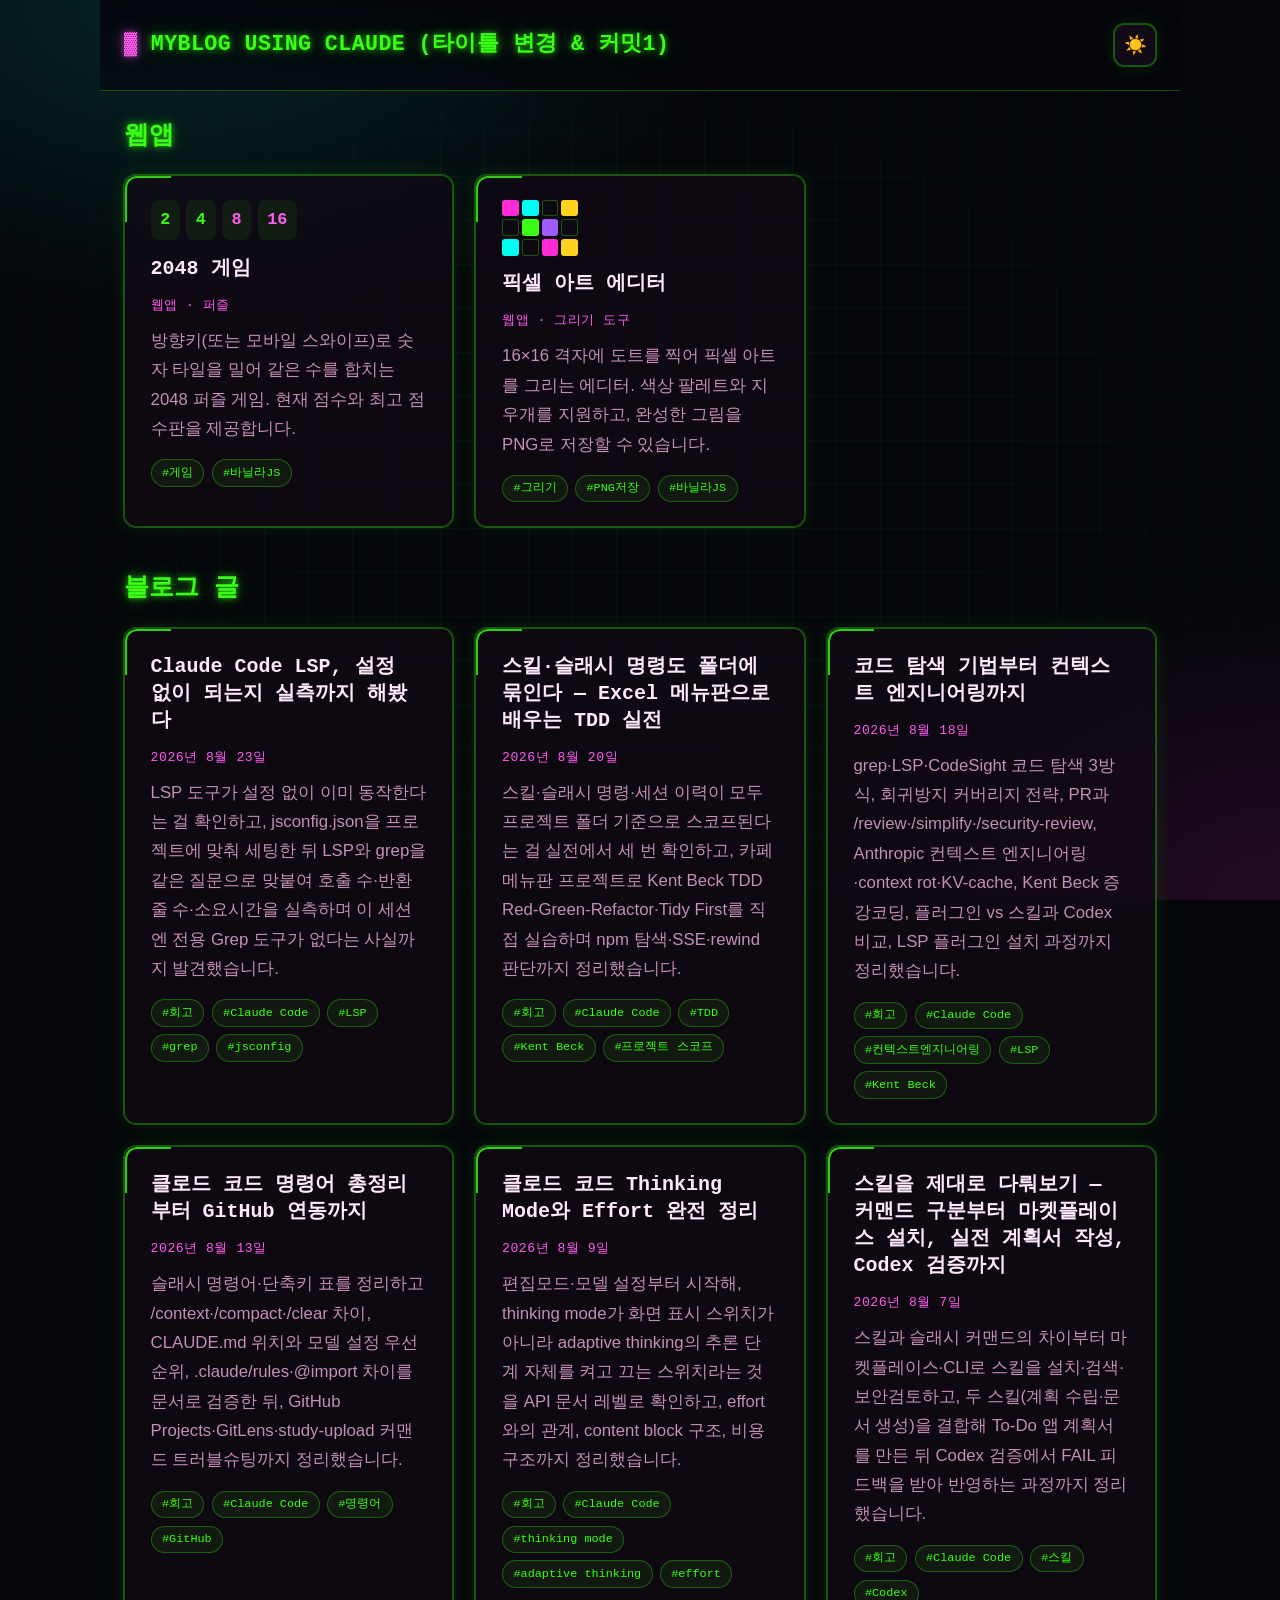
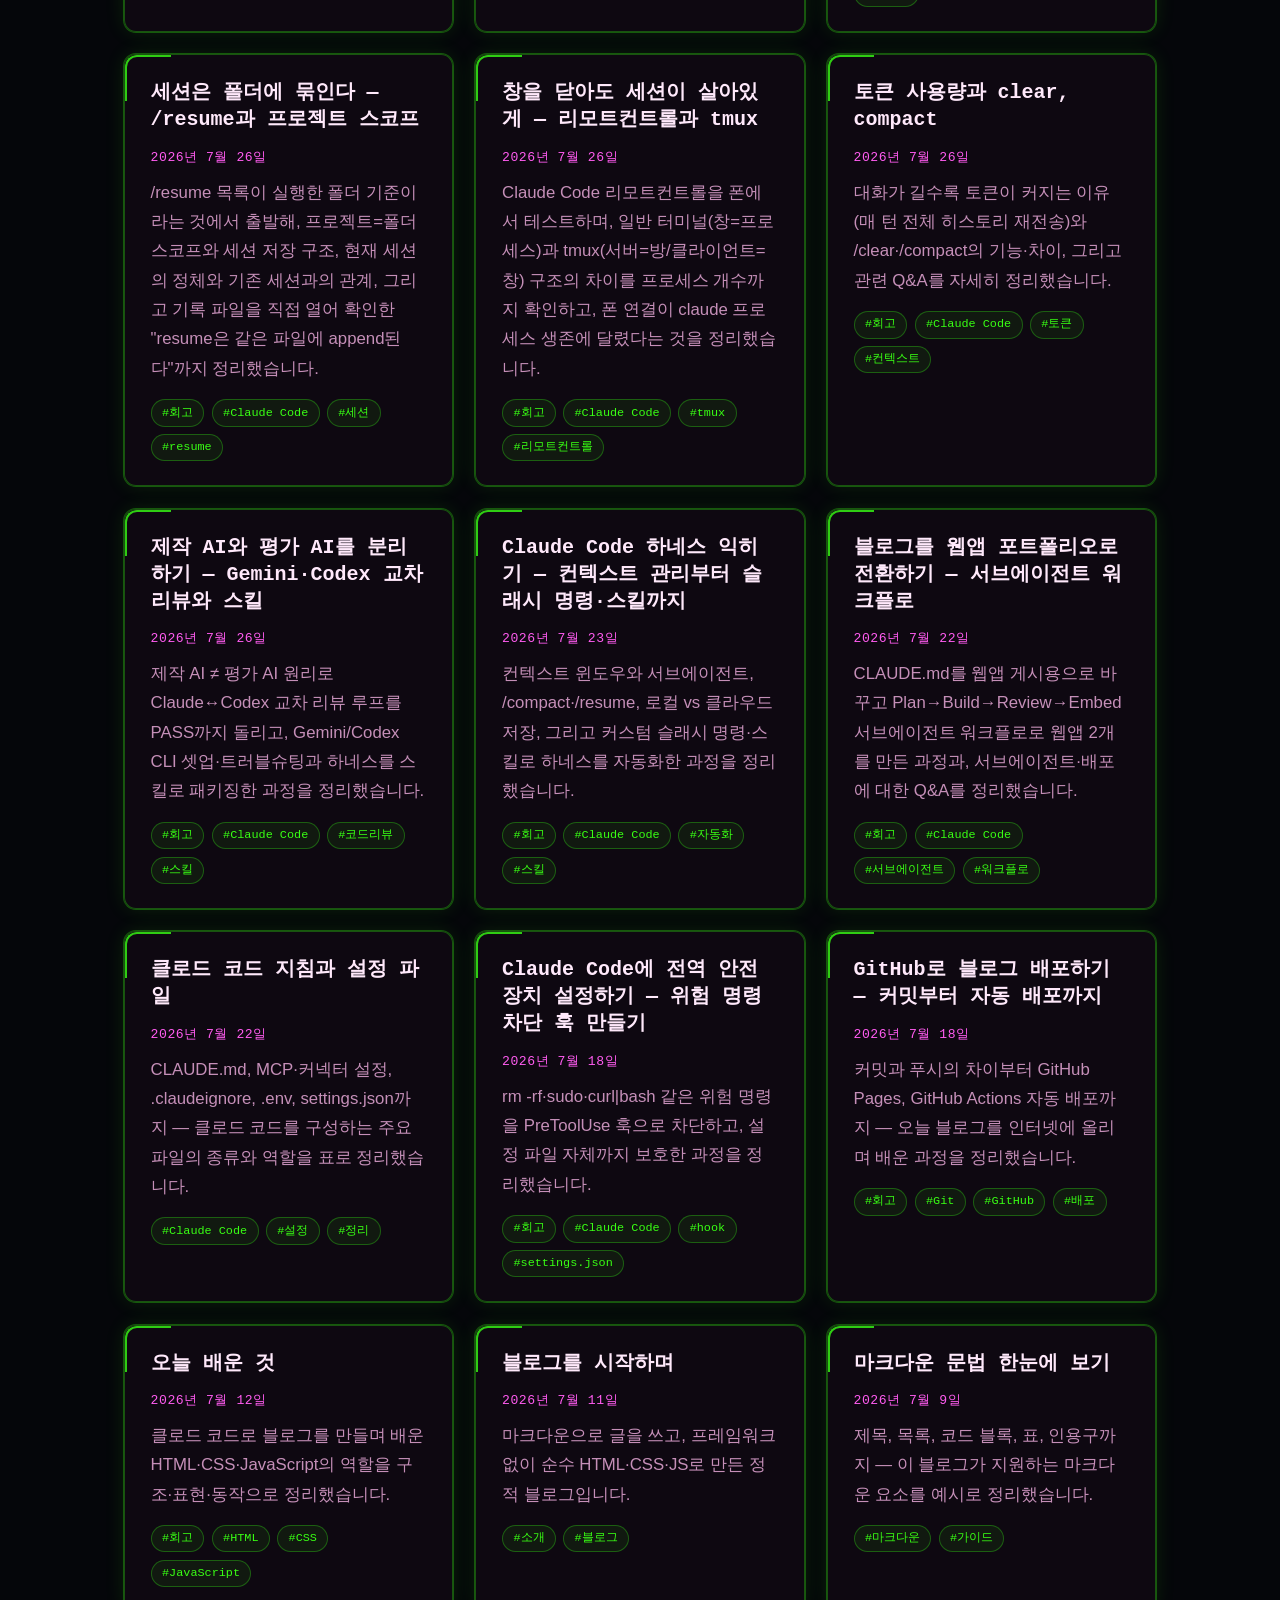
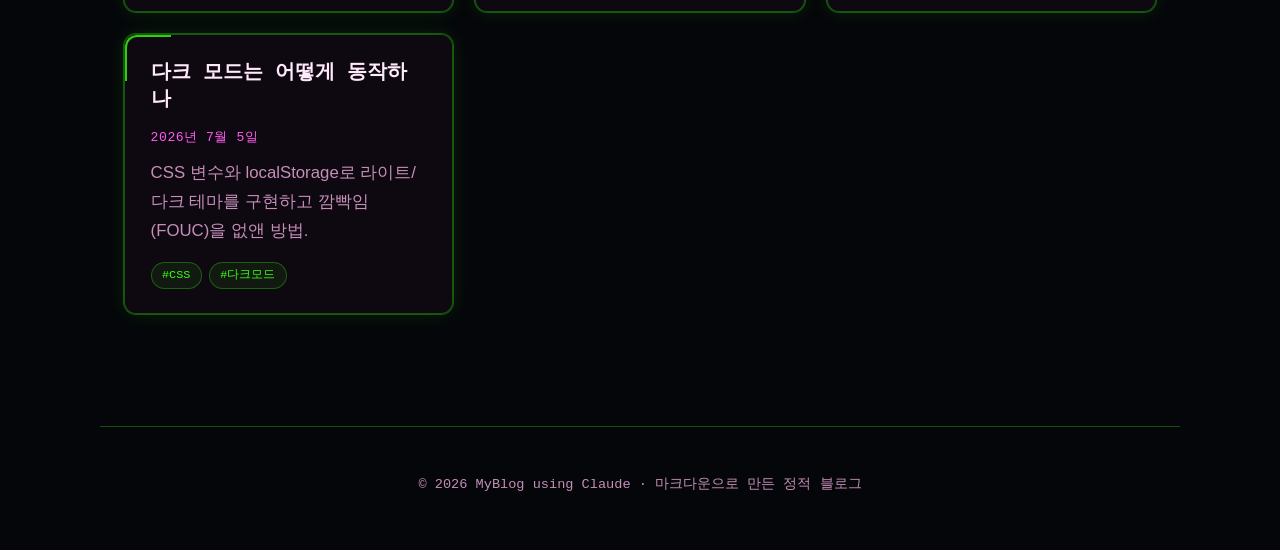
<file: index.html>
<!DOCTYPE html>
<html lang="ko">
  <head>
    <meta charset="UTF-8" />
    <meta name="viewport" content="width=device-width, initial-scale=1.0" />
    <title>MyBlog using Claude</title>
    <meta name="description" content="마크다운으로 쓰는 정적 블로그" />

    <!-- FOUC 방지: 저장된 테마를 첫 페인트 전에 적용 -->
    <script>
      (function () {
        try {
          var saved = localStorage.getItem("theme");
          var theme =
            saved ||
            (window.matchMedia &&
            window.matchMedia("(prefers-color-scheme: dark)").matches
              ? "dark"
              : "light");
          document.documentElement.setAttribute("data-theme", theme);
        } catch (e) {}
      })();
    </script>

    <link rel="stylesheet" href="css/style.css" />
  </head>
  <body>
    <header class="site-header">
      <h1 class="site-title">
        <a href="index.html">MyBlog using Claude (타이틀 변경 &amp; 커밋1)</a>
      </h1>
      <button
        type="button"
        class="theme-toggle"
        aria-label="테마 전환"
        title="테마 전환"
      >
        <span class="icon-light" aria-hidden="true">🌙</span>
        <span class="icon-dark" aria-hidden="true">☀️</span>
      </button>
    </header>

    <main class="site-main">
      <section class="apps-section">
        <h2
          style="
            font-family: var(--font-display);
            color: var(--accent);
            text-shadow: var(--glow-accent);
            margin: 0 0 1rem;
          "
        >
          웹앱
        </h2>
        <ul class="post-list">
          <li class="post-card">
            <div
              aria-hidden="true"
              style="display: flex; gap: 0.4rem; margin-bottom: 0.9rem"
            >
              <span
                style="
                  font-family: var(--font-display);
                  font-weight: 700;
                  padding: 0.35rem 0.6rem;
                  border-radius: 8px;
                  background: var(--code-bg);
                  color: var(--accent);
                "
                >2</span
              >
              <span
                style="
                  font-family: var(--font-display);
                  font-weight: 700;
                  padding: 0.35rem 0.6rem;
                  border-radius: 8px;
                  background: var(--code-bg);
                  color: var(--accent);
                "
                >4</span
              >
              <span
                style="
                  font-family: var(--font-display);
                  font-weight: 700;
                  padding: 0.35rem 0.6rem;
                  border-radius: 8px;
                  background: var(--code-bg);
                  color: var(--accent-2);
                "
                >8</span
              >
              <span
                style="
                  font-family: var(--font-display);
                  font-weight: 700;
                  padding: 0.35rem 0.6rem;
                  border-radius: 8px;
                  background: var(--code-bg);
                  color: var(--accent-2);
                "
                >16</span
              >
            </div>
            <h2><a href="apps/2048/index.html">2048 게임</a></h2>
            <p class="post-meta">웹앱 · 퍼즐</p>
            <p class="post-summary">
              방향키(또는 모바일 스와이프)로 숫자 타일을 밀어 같은 수를 합치는
              2048 퍼즐 게임. 현재 점수와 최고 점수판을 제공합니다.
            </p>
            <ul class="tags">
              <li class="tag">#게임</li>
              <li class="tag">#바닐라JS</li>
            </ul>
          </li>
          <li class="post-card">
            <div
              aria-hidden="true"
              style="
                display: grid;
                grid-template-columns: repeat(4, 1fr);
                gap: 3px;
                width: 76px;
                margin-bottom: 0.9rem;
              "
            >
              <span style="aspect-ratio: 1; border-radius: 3px; background: #ff2bd6"></span>
              <span style="aspect-ratio: 1; border-radius: 3px; background: #00fff0"></span>
              <span style="aspect-ratio: 1; border-radius: 3px; background: transparent; box-shadow: inset 0 0 0 1px var(--border)"></span>
              <span style="aspect-ratio: 1; border-radius: 3px; background: #ffd21f"></span>
              <span style="aspect-ratio: 1; border-radius: 3px; background: transparent; box-shadow: inset 0 0 0 1px var(--border)"></span>
              <span style="aspect-ratio: 1; border-radius: 3px; background: #39ff14"></span>
              <span style="aspect-ratio: 1; border-radius: 3px; background: #9d5cff"></span>
              <span style="aspect-ratio: 1; border-radius: 3px; background: transparent; box-shadow: inset 0 0 0 1px var(--border)"></span>
              <span style="aspect-ratio: 1; border-radius: 3px; background: #00fff0"></span>
              <span style="aspect-ratio: 1; border-radius: 3px; background: transparent; box-shadow: inset 0 0 0 1px var(--border)"></span>
              <span style="aspect-ratio: 1; border-radius: 3px; background: #ff2bd6"></span>
              <span style="aspect-ratio: 1; border-radius: 3px; background: #ffd21f"></span>
            </div>
            <h2><a href="apps/pixel-art/index.html">픽셀 아트 에디터</a></h2>
            <p class="post-meta">웹앱 · 그리기 도구</p>
            <p class="post-summary">
              16×16 격자에 도트를 찍어 픽셀 아트를 그리는 에디터. 색상 팔레트와
              지우개를 지원하고, 완성한 그림을 PNG로 저장할 수 있습니다.
            </p>
            <ul class="tags">
              <li class="tag">#그리기</li>
              <li class="tag">#PNG저장</li>
              <li class="tag">#바닐라JS</li>
            </ul>
          </li>
        </ul>
      </section>

      <section class="posts-section">
        <h2
          style="
            font-family: var(--font-display);
            color: var(--accent);
            text-shadow: var(--glow-accent);
            margin: 2.5rem 0 1rem;
          "
        >
          블로그 글
        </h2>
        <p id="list-status" class="status">글 목록을 불러오는 중…</p>
        <ul id="post-list" class="post-list"></ul>
      </section>
    </main>

    <footer class="site-footer">
      <p>© 2026 MyBlog using Claude · 마크다운으로 만든 정적 블로그</p>
    </footer>

    <script src="js/theme.js"></script>
    <script src="js/main.js"></script>
  </body>
</html>
</file>
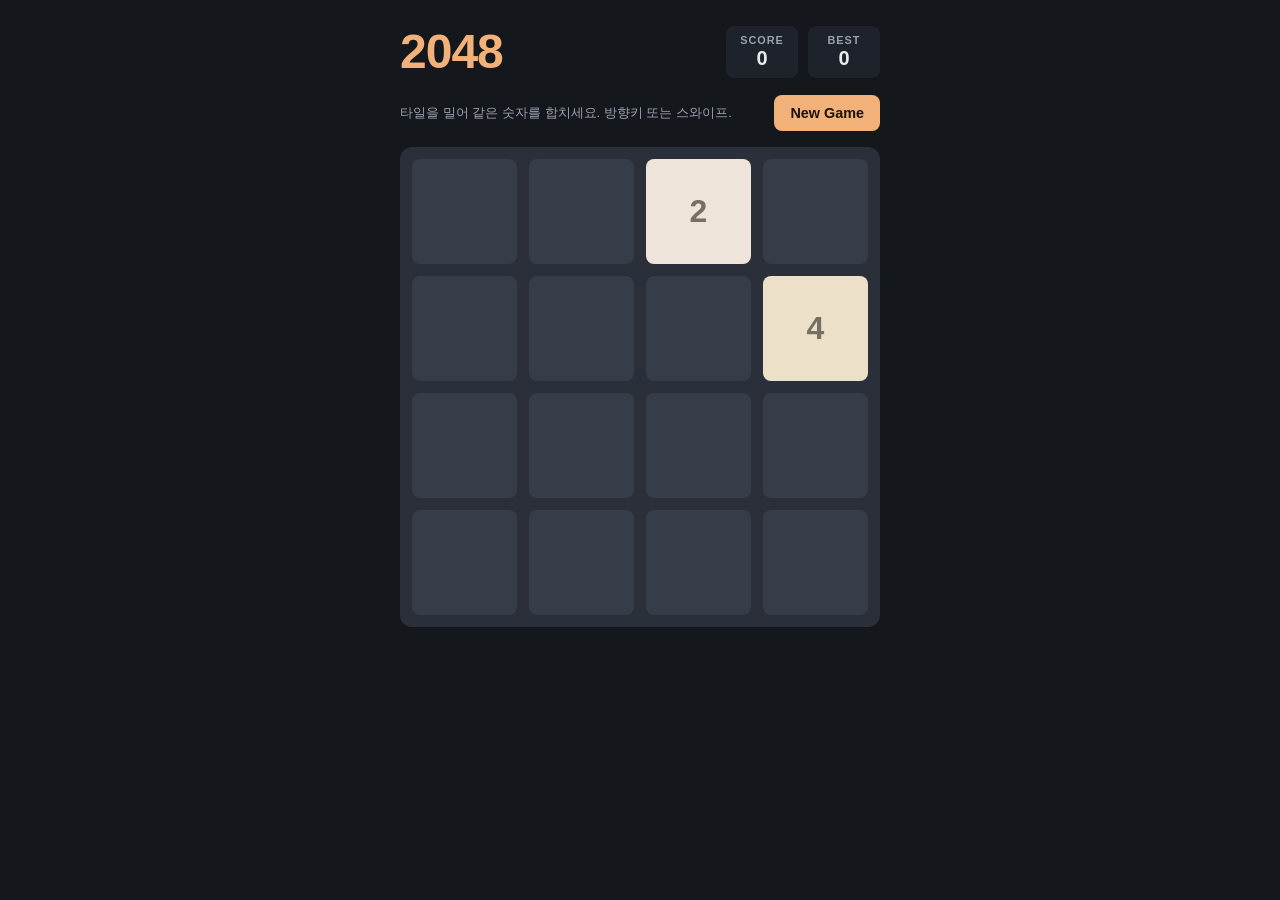
<file: apps/2048/index.html>
<!DOCTYPE html>
<html lang="ko">
<head>
  <meta charset="UTF-8">
  <meta name="viewport" content="width=device-width, initial-scale=1.0, maximum-scale=1.0, user-scalable=no">
  <title>2048</title>
  <link rel="stylesheet" href="style.css">
</head>
<body>
  <main class="app">
    <header class="topbar">
      <h1 class="title">2048</h1>
      <div class="scores">
        <div class="score-box">
          <span class="score-label">SCORE</span>
          <span class="score-value" id="score">0</span>
        </div>
        <div class="score-box">
          <span class="score-label">BEST</span>
          <span class="score-value" id="best">0</span>
        </div>
      </div>
    </header>

    <div class="subbar">
      <p class="hint">타일을 밀어 같은 숫자를 합치세요. 방향키 또는 스와이프.</p>
      <button type="button" class="new-game" id="new-game">New Game</button>
    </div>

    <div class="board-wrap">
      <div class="board" id="board">
        <div class="grid-bg" id="grid-bg" aria-hidden="true"></div>
        <div class="tiles" id="tiles"></div>
        <div class="overlay" id="overlay" hidden>
          <p class="overlay-msg" id="overlay-msg"></p>
          <div class="overlay-actions" id="overlay-actions"></div>
        </div>
      </div>
    </div>
  </main>

  <script src="game.js"></script>
</body>
</html>
</file>
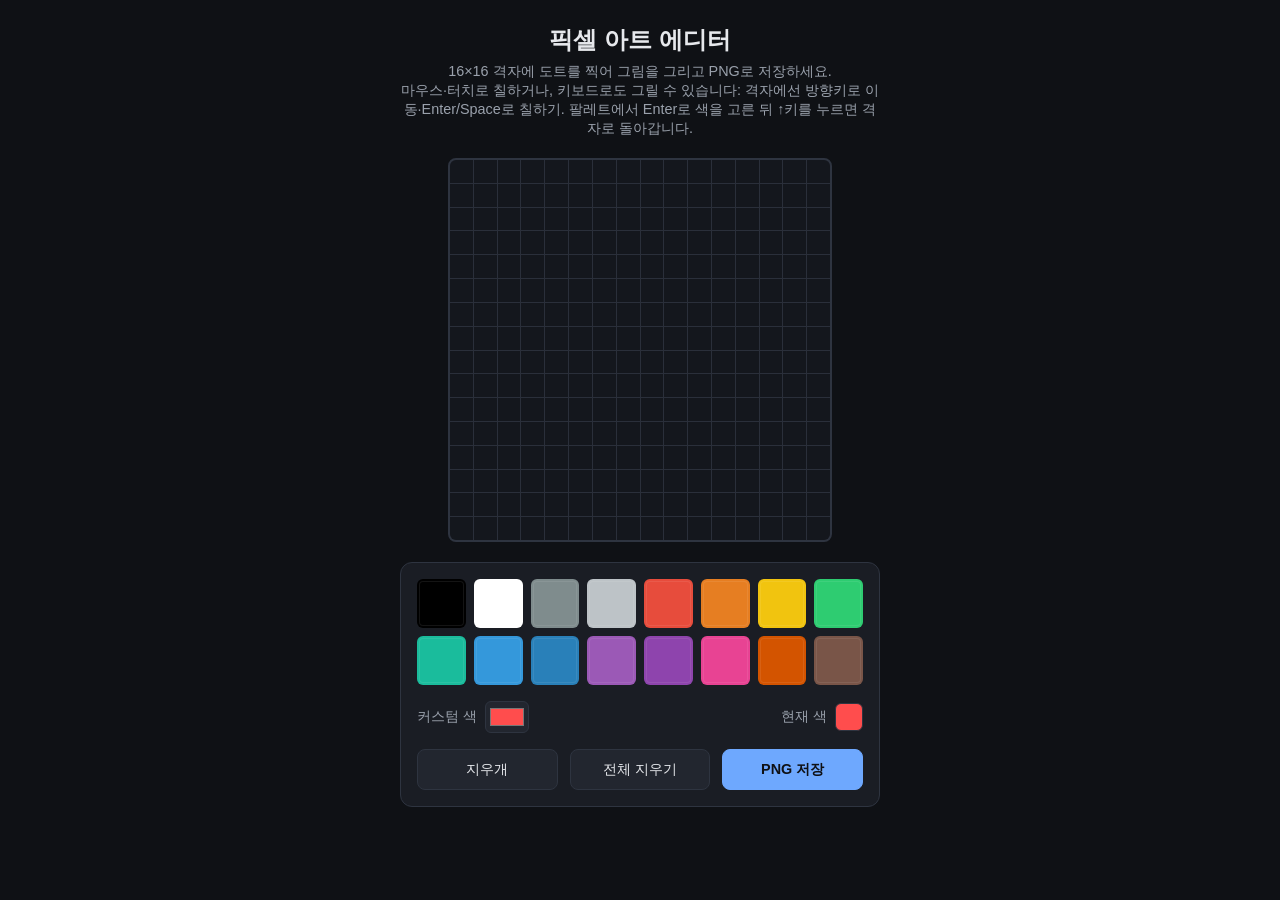
<file: apps/pixel-art/index.html>
<!DOCTYPE html>
<html lang="ko">
<head>
  <meta charset="UTF-8">
  <meta name="viewport" content="width=device-width, initial-scale=1.0, maximum-scale=1.0, user-scalable=no">
  <title>픽셀 아트 에디터</title>
  <link rel="stylesheet" href="style.css">
</head>
<body>
  <main class="app">
    <header class="app__header">
      <h1 class="app__title">픽셀 아트 에디터</h1>
      <p class="app__subtitle">16×16 격자에 도트를 찍어 그림을 그리고 PNG로 저장하세요.</p>
      <p class="app__subtitle">마우스·터치로 칠하거나, 키보드로도 그릴 수 있습니다: 격자에선 방향키로 이동·Enter/Space로 칠하기. 팔레트에서 Enter로 색을 고른 뒤 ↑키를 누르면 격자로 돌아갑니다.</p>
    </header>

    <section class="board" aria-label="그리기 영역">
      <div id="grid" class="grid" role="grid" aria-label="16 x 16 픽셀 격자"></div>
    </section>

    <section class="controls" aria-label="도구 및 팔레트">
      <div class="palette" id="palette" role="group" aria-label="색상 팔레트"></div>

      <div class="row">
        <label class="control control--color">
          <span>커스텀 색</span>
          <input type="color" id="colorPicker" value="#ff4d4d" aria-label="커스텀 색 선택">
        </label>
        <div class="current" aria-live="polite">
          <span>현재 색</span>
          <span class="current__swatch" id="currentSwatch" aria-hidden="true"></span>
          <span class="sr-only" id="currentColorText"></span>
        </div>
      </div>

      <div class="row row--tools">
        <button type="button" class="btn" id="eraserBtn" aria-pressed="false">지우개</button>
        <button type="button" class="btn" id="clearBtn">전체 지우기</button>
        <button type="button" class="btn btn--primary" id="saveBtn">PNG 저장</button>
      </div>
    </section>
  </main>

  <canvas id="exportCanvas" width="320" height="320" class="offscreen" aria-hidden="true"></canvas>

  <script src="app.js"></script>
</body>
</html>
</file>
<file: css/style.css>
/* =========================================================
   MyBlog using Claude — NEON 테마
   블랙 배경 + 네온 글자. 색은 CSS 변수로 정의하고 재사용.
   HTML/JS 의 클래스·ID 구조는 그대로 두고 스타일만 재구성.
   ========================================================= */

/* ---------- 기본(다크): 가을 앰버/러스트 ---------- */
:root,
:root[data-theme="dark"] {
  --bg: #16130d;
  --bg-2: #221d12;
  --surface: rgba(30, 20, 12, 0.72);
  --surface-solid: #1e140c;
  --text: #ffe9d1;
  --text-muted: #c9a687;
  --border: rgba(255, 157, 61, 0.28);

  --neon-1: #ff9d3d; /* 앰버 */
  --neon-2: #e2543d; /* 러스트 */
  --neon-3: #ffcc55; /* 골든옐로 */

  --accent: var(--neon-1);
  --accent-2: var(--neon-2);

  --code-bg: rgba(255, 157, 61, 0.06);
  --code-text: #ffb870;
  --quote-bar: var(--neon-2);

  --glow-accent: 0 0 6px rgba(255, 157, 61, 0.7), 0 0 18px rgba(255, 157, 61, 0.35);
  --glow-accent-2: 0 0 6px rgba(226, 84, 61, 0.7), 0 0 18px rgba(226, 84, 61, 0.35);
  --card-glow: 0 0 0 1px var(--border), 0 0 20px rgba(255, 157, 61, 0.12);
  --card-glow-hover: 0 0 0 1px var(--neon-1),
    0 0 28px rgba(255, 157, 61, 0.35), 0 0 60px rgba(226, 84, 61, 0.15);

  --content-width: 1080px;
  --read-width: 720px;
  --radius: 12px;

  --font-body: "Noto Sans KR", -apple-system, BlinkMacSystemFont, "Segoe UI",
    Roboto, sans-serif;
  --font-display: "SF Mono", "JetBrains Mono", "Fira Code", Menlo, Consolas,
    monospace;
  --line-height: 1.75;
}

/* ---------- 대체(light 토글): 핑크/그린 네온, 여전히 블랙 배경 ---------- */
:root[data-theme="light"] {
  --bg: #05060a;
  --bg-2: #0a0710;
  --surface: rgba(18, 10, 22, 0.72);
  --surface-solid: #120a16;
  --text: #ffe9fb;
  --text-muted: #c58fb8;
  --border: rgba(57, 255, 20, 0.3);

  --neon-1: #39ff14; /* 그린 */
  --neon-2: #ff5cf0; /* 핑크 */
  --neon-3: #ffd21f; /* 옐로 */

  --accent: var(--neon-1);
  --accent-2: var(--neon-2);

  --code-bg: rgba(57, 255, 20, 0.07);
  --code-text: #8dff6b;
  --quote-bar: var(--neon-2);

  --glow-accent: 0 0 6px rgba(57, 255, 20, 0.7), 0 0 18px rgba(57, 255, 20, 0.35);
  --glow-accent-2: 0 0 6px rgba(255, 92, 240, 0.7),
    0 0 18px rgba(255, 92, 240, 0.35);
  --card-glow: 0 0 0 1px var(--border), 0 0 20px rgba(57, 255, 20, 0.12);
  --card-glow-hover: 0 0 0 1px var(--neon-1),
    0 0 28px rgba(57, 255, 20, 0.35), 0 0 60px rgba(255, 92, 240, 0.15);
}

/* ---------- 리셋 ---------- */
*,
*::before,
*::after {
  box-sizing: border-box;
}

html {
  -webkit-text-size-adjust: 100%;
}

body {
  margin: 0;
  min-height: 100vh;
  background-color: var(--bg);
  color: var(--text);
  font-family: var(--font-body);
  line-height: var(--line-height);
  font-size: 1.05rem;
  transition: background-color 0.25s ease, color 0.25s ease;
}

/* 배경: 네온 글로우 + 격자 그리드 (이미지 없음, 순수 블랙) */
body::before {
  content: "";
  position: fixed;
  inset: 0;
  z-index: -2;
  background:
    radial-gradient(60% 50% at 15% 0%, rgba(0, 255, 240, 0.12), transparent 70%),
    radial-gradient(50% 50% at 100% 100%, rgba(255, 43, 214, 0.12), transparent 70%),
    var(--bg);
  pointer-events: none;
}

body::after {
  content: "";
  position: fixed;
  inset: 0;
  z-index: -1;
  background-image:
    linear-gradient(rgba(0, 255, 240, 0.04) 1px, transparent 1px),
    linear-gradient(90deg, rgba(0, 255, 240, 0.04) 1px, transparent 1px);
  background-size: 44px 44px;
  mask-image: radial-gradient(ellipse at center, #000 40%, transparent 90%);
  pointer-events: none;
}

/* ---------- 레이아웃 컨테이너 ---------- */
.site-header,
.site-footer {
  width: 100%;
  max-width: var(--content-width);
  margin-inline: auto;
  padding-inline: 1.5rem;
}

.site-main {
  width: 100%;
  max-width: var(--content-width);
  margin-inline: auto;
  padding: 1.5rem 1.5rem 4rem;
}

/* ---------- 헤더 ---------- */
.site-header {
  display: flex;
  align-items: center;
  justify-content: space-between;
  gap: 1rem;
  padding-top: 1.5rem;
  padding-bottom: 1.5rem;
  position: sticky;
  top: 0;
  z-index: 10;
  backdrop-filter: blur(10px);
  background: linear-gradient(180deg, rgba(4, 4, 10, 0.92), rgba(4, 4, 10, 0.55));
  border-bottom: 1px solid var(--border);
}

.site-title {
  margin: 0;
  font-family: var(--font-display);
  font-size: 1.35rem;
  font-weight: 700;
  letter-spacing: 0.02em;
  text-transform: uppercase;
}

.site-title a {
  color: var(--accent);
  text-decoration: none;
  text-shadow: var(--glow-accent);
}

.site-title a::before {
  content: "▓ ";
  color: var(--accent-2);
  text-shadow: var(--glow-accent-2);
}

.site-footer {
  padding-top: 2rem;
  padding-bottom: 2.5rem;
  margin-top: 3rem;
  color: var(--text-muted);
  font-size: 0.85rem;
  font-family: var(--font-display);
  border-top: 1px solid var(--border);
  text-align: center;
}

/* ---------- 다크모드 토글 ---------- */
.theme-toggle {
  display: inline-flex;
  align-items: center;
  justify-content: center;
  width: 2.6rem;
  height: 2.6rem;
  padding: 0;
  border: 1px solid var(--border);
  border-radius: 10px;
  background: var(--surface-solid);
  color: var(--accent);
  cursor: pointer;
  font-size: 1.15rem;
  line-height: 1;
  box-shadow: var(--card-glow);
  transition: box-shadow 0.2s ease, transform 0.1s ease, color 0.2s ease;
}

.theme-toggle:hover {
  box-shadow: var(--card-glow-hover);
  color: var(--accent-2);
}

.theme-toggle:active {
  transform: scale(0.92);
}

.theme-toggle:focus-visible {
  outline: 2px solid var(--accent);
  outline-offset: 2px;
}

.theme-toggle .icon-dark {
  display: none;
}
:root[data-theme="light"] .theme-toggle .icon-light {
  display: none;
}
:root[data-theme="light"] .theme-toggle .icon-dark {
  display: inline;
}

/* ---------- 홈: 글 목록을 네온 카드 그리드로 ---------- */
.post-list {
  list-style: none;
  margin: 1rem 0 0;
  padding: 0;
  display: grid;
  grid-template-columns: repeat(auto-fill, minmax(320px, 1fr));
  gap: 1.4rem;
}

.post-card {
  position: relative;
  background: var(--surface);
  border: 1px solid var(--border);
  border-radius: var(--radius);
  padding: 1.5rem 1.6rem;
  box-shadow: var(--card-glow);
  backdrop-filter: blur(6px);
  overflow: hidden;
  transition: transform 0.15s ease, box-shadow 0.25s ease;
}

/* 카드 좌상단 네온 코너 악센트 */
.post-card::before {
  content: "";
  position: absolute;
  top: 0;
  left: 0;
  width: 46px;
  height: 46px;
  border-top: 2px solid var(--accent);
  border-left: 2px solid var(--accent);
  border-top-left-radius: var(--radius);
  opacity: 0.8;
}

.post-card:hover {
  transform: translateY(-4px);
  box-shadow: var(--card-glow-hover);
}

.post-card h2 {
  margin: 0 0 0.5rem;
  font-family: var(--font-display);
  font-size: 1.25rem;
  line-height: 1.35;
}

.post-card h2 a {
  color: var(--text);
  text-decoration: none;
  transition: color 0.2s ease, text-shadow 0.2s ease;
}

.post-card h2 a:hover {
  color: var(--accent);
  text-shadow: var(--glow-accent);
}

.post-meta {
  color: var(--accent-2);
  font-family: var(--font-display);
  font-size: 0.82rem;
  letter-spacing: 0.04em;
  margin-bottom: 0.5rem;
}

.post-summary {
  margin: 0.5rem 0 1rem;
  color: var(--text-muted);
}

/* ---------- 태그 ---------- */
.tags {
  display: flex;
  flex-wrap: wrap;
  gap: 0.45rem;
  list-style: none;
  margin: 0;
  padding: 0;
}

.tag {
  font-family: var(--font-display);
  font-size: 0.74rem;
  color: var(--accent);
  border: 1px solid var(--border);
  background: var(--code-bg);
  border-radius: 999px;
  padding: 0.15rem 0.65rem;
  transition: box-shadow 0.2s ease;
}

.tag:hover {
  box-shadow: var(--glow-accent);
}

/* ---------- 개별 글 ---------- */
.article-card {
  max-width: var(--read-width);
  margin-inline: auto;
  position: relative;
  background: var(--surface);
  border: 1px solid var(--border);
  border-radius: var(--radius);
  padding: 2.2rem 2.2rem 2.8rem;
  box-shadow: var(--card-glow);
  backdrop-filter: blur(6px);
}

.back-link {
  display: inline-block;
  margin-bottom: 1.3rem;
  color: var(--text-muted);
  text-decoration: none;
  font-family: var(--font-display);
  font-size: 0.85rem;
  letter-spacing: 0.03em;
  transition: color 0.2s ease, text-shadow 0.2s ease;
}

.back-link:hover {
  color: var(--accent);
  text-shadow: var(--glow-accent);
}

.article-header {
  margin-bottom: 1.6rem;
  padding-bottom: 1.3rem;
  border-bottom: 1px solid var(--border);
}

.article-header h1 {
  margin: 0 0 0.5rem;
  font-family: var(--font-display);
  font-size: 2rem;
  line-height: 1.25;
  color: var(--accent);
  text-shadow: var(--glow-accent);
  letter-spacing: -0.01em;
}

.article-header .post-meta {
  margin: 0;
}

/* ---------- 마크다운 본문 ---------- */
.article-body {
  overflow-wrap: break-word;
}

.article-body h1,
.article-body h2,
.article-body h3 {
  font-family: var(--font-display);
  line-height: 1.3;
  margin-top: 2.2rem;
  margin-bottom: 0.7rem;
  color: var(--text);
}

.article-body h2 {
  font-size: 1.45rem;
  color: var(--accent);
  text-shadow: 0 0 10px rgba(0, 255, 240, 0.25);
}

.article-body h3 {
  font-size: 1.18rem;
  color: var(--accent-2);
}

.article-body p {
  margin: 0 0 1.2rem;
}

.article-body a {
  color: var(--accent);
  text-decoration: underline;
  text-underline-offset: 3px;
  text-decoration-color: var(--border);
}
.article-body a:hover {
  text-shadow: var(--glow-accent);
  text-decoration-color: var(--accent);
}

.article-body ul,
.article-body ol {
  margin: 0 0 1.2rem;
  padding-left: 1.4rem;
}
.article-body li {
  margin-bottom: 0.4rem;
}
.article-body li::marker {
  color: var(--accent);
}

.article-body blockquote {
  margin: 1.5rem 0;
  padding: 0.5rem 1.2rem;
  border-left: 3px solid var(--quote-bar);
  background: linear-gradient(90deg, rgba(255, 43, 214, 0.06), transparent);
  color: var(--text-muted);
}

.article-body img {
  max-width: 100%;
  height: auto;
  border-radius: 10px;
  display: block;
  margin: 1.5rem auto;
  border: 1px solid var(--border);
  box-shadow: var(--card-glow);
}

.article-body hr {
  border: none;
  border-top: 1px solid var(--border);
  margin: 2.2rem 0;
}

/* 인라인 코드 */
.article-body code {
  font-family: var(--font-display);
  font-size: 0.88em;
  background: var(--code-bg);
  color: var(--code-text);
  padding: 0.15em 0.45em;
  border-radius: 6px;
  border: 1px solid var(--border);
}

/* 코드 블록 */
.article-body pre {
  background: var(--bg-2);
  border: 1px solid var(--border);
  border-radius: 10px;
  padding: 1.1rem 1.2rem;
  overflow-x: auto;
  margin: 0 0 1.4rem;
  box-shadow: inset 0 0 20px rgba(0, 255, 240, 0.06);
}

.article-body pre code {
  background: none;
  border: none;
  color: var(--text);
  padding: 0;
  font-size: 0.88rem;
  line-height: 1.65;
}

/* 표 */
.table-wrap {
  overflow-x: auto;
  margin: 0 0 1.4rem;
  border-radius: 10px;
}

.article-body table {
  border-collapse: collapse;
  width: 100%;
  font-size: 0.95rem;
}

.article-body th,
.article-body td {
  border: 1px solid var(--border);
  padding: 0.55rem 0.8rem;
  text-align: left;
}

.article-body th {
  background: var(--code-bg);
  color: var(--accent);
  font-family: var(--font-display);
}

/* ---------- 상태 메시지 ---------- */
.status {
  text-align: center;
  color: var(--text-muted);
  font-family: var(--font-display);
  padding: 2.5rem 0;
  letter-spacing: 0.04em;
}

.status::before {
  content: "> ";
  color: var(--accent);
}

.status.error {
  color: var(--accent-2);
  text-shadow: var(--glow-accent-2);
}

/* ---------- 반응형 ---------- */
@media (max-width: 640px) {
  body {
    font-size: 1rem;
  }
  .post-list {
    grid-template-columns: 1fr;
    gap: 1.1rem;
  }
  .article-card {
    padding: 1.5rem 1.3rem 2rem;
  }
  .article-header h1 {
    font-size: 1.55rem;
  }
  .site-title {
    font-size: 1.1rem;
  }
}

/* 움직임 최소화 선호 사용자 배려 */
@media (prefers-reduced-motion: reduce) {
  * {
    transition: none !important;
  }
}
</file>
<file: apps/2048/style.css>
:root {
  --bg: #14171c;
  --panel: #1e232b;
  --board-bg: #2a2f39;
  --cell-bg: #363c48;
  --text: #e8eaed;
  --muted: #9aa3b2;
  --accent: #f2b179;
  --gap: 12px;
}

* { box-sizing: border-box; }

html, body {
  margin: 0;
  padding: 0;
}

body {
  background: var(--bg);
  color: var(--text);
  font-family: -apple-system, BlinkMacSystemFont, "Segoe UI", Roboto, "Helvetica Neue", Arial, "Apple SD Gothic Neo", "Malgun Gothic", sans-serif;
  min-height: 100vh;
  display: flex;
  justify-content: center;
  align-items: flex-start;
  padding: 24px 16px;
  -webkit-tap-highlight-color: transparent;
}

.app {
  width: 100%;
  max-width: 480px;
}

.topbar {
  display: flex;
  justify-content: space-between;
  align-items: center;
  gap: 12px;
}

.title {
  margin: 0;
  font-size: clamp(2rem, 8vw, 3rem);
  font-weight: 800;
  letter-spacing: -1px;
  color: var(--accent);
}

.scores {
  display: flex;
  gap: 10px;
}

.score-box {
  background: var(--panel);
  border-radius: 8px;
  padding: 8px 14px;
  min-width: 72px;
  text-align: center;
  display: flex;
  flex-direction: column;
}

.score-label {
  font-size: 0.68rem;
  font-weight: 700;
  letter-spacing: 1px;
  color: var(--muted);
}

.score-value {
  font-size: 1.25rem;
  font-weight: 800;
  line-height: 1.2;
}

.subbar {
  display: flex;
  justify-content: space-between;
  align-items: center;
  gap: 12px;
  margin: 16px 0;
}

.hint {
  margin: 0;
  font-size: 0.82rem;
  color: var(--muted);
  flex: 1;
}

.new-game {
  background: var(--accent);
  color: #1a1207;
  border: none;
  border-radius: 8px;
  padding: 10px 16px;
  font-size: 0.9rem;
  font-weight: 700;
  cursor: pointer;
  white-space: nowrap;
  transition: filter 0.15s ease, transform 0.05s ease;
}

.new-game:hover { filter: brightness(1.08); }
.new-game:active { transform: scale(0.97); }

.board-wrap {
  width: 100%;
}

.board {
  position: relative;
  width: 100%;
  aspect-ratio: 1 / 1;
  background: var(--board-bg);
  border-radius: 12px;
  padding: var(--gap);
  touch-action: none;
}

.grid-bg,
.tiles {
  position: absolute;
  inset: var(--gap);
  display: grid;
  grid-template-columns: repeat(4, 1fr);
  grid-template-rows: repeat(4, 1fr);
  gap: var(--gap);
}

.cell-bg {
  background: var(--cell-bg);
  border-radius: 8px;
}

.tiles { pointer-events: none; }

.tile {
  border-radius: 8px;
  display: flex;
  align-items: center;
  justify-content: center;
  font-weight: 800;
  font-size: clamp(1.1rem, 6vw, 2rem);
  background: #eee4da;
  color: #776e65;
  animation: appear 0.14s ease;
  transition: transform 0.1s ease;
}

.tile.merged {
  animation: pop 0.16s ease;
}

@keyframes appear {
  from { transform: scale(0); }
  to { transform: scale(1); }
}

@keyframes pop {
  0% { transform: scale(1); }
  50% { transform: scale(1.12); }
  100% { transform: scale(1); }
}

/* tile colors */
.tile[data-v="2"]    { background: #eee4da; color: #776e65; }
.tile[data-v="4"]    { background: #ede0c8; color: #776e65; }
.tile[data-v="8"]    { background: #f2b179; color: #f9f6f2; }
.tile[data-v="16"]   { background: #f59563; color: #f9f6f2; }
.tile[data-v="32"]   { background: #f67c5f; color: #f9f6f2; }
.tile[data-v="64"]   { background: #f65e3b; color: #f9f6f2; }
.tile[data-v="128"]  { background: #edcf72; color: #f9f6f2; font-size: clamp(1rem, 5vw, 1.7rem); }
.tile[data-v="256"]  { background: #edcc61; color: #f9f6f2; font-size: clamp(1rem, 5vw, 1.7rem); }
.tile[data-v="512"]  { background: #edc850; color: #f9f6f2; font-size: clamp(1rem, 5vw, 1.7rem); }
.tile[data-v="1024"] { background: #edc53f; color: #f9f6f2; font-size: clamp(0.85rem, 4vw, 1.4rem); }
.tile[data-v="2048"] { background: #edc22e; color: #f9f6f2; font-size: clamp(0.85rem, 4vw, 1.4rem); box-shadow: 0 0 24px rgba(237,194,46,0.55); }
.tile[data-v="4096"],
.tile[data-v="8192"] { background: #3c3a32; color: #f9f6f2; font-size: clamp(0.85rem, 4vw, 1.4rem); }

.overlay {
  position: absolute;
  inset: 0;
  border-radius: 12px;
  background: rgba(20, 23, 28, 0.82);
  display: flex;
  flex-direction: column;
  align-items: center;
  justify-content: center;
  gap: 18px;
  z-index: 5;
  animation: appear 0.2s ease;
}

.overlay[hidden] { display: none; }

.overlay-msg {
  margin: 0;
  font-size: clamp(1.8rem, 9vw, 2.6rem);
  font-weight: 800;
  color: var(--accent);
}

.overlay-actions {
  display: flex;
  gap: 12px;
}

.overlay-actions button {
  background: var(--accent);
  color: #1a1207;
  border: none;
  border-radius: 8px;
  padding: 10px 18px;
  font-size: 0.95rem;
  font-weight: 700;
  cursor: pointer;
}

.overlay-actions button.secondary {
  background: var(--panel);
  color: var(--text);
}
</file>
<file: apps/pixel-art/style.css>
:root {
  --bg: #0f1115;
  --panel: #1a1d24;
  --panel-2: #22262f;
  --border: #2e3440;
  --text: #e6e8ec;
  --muted: #9aa1ac;
  --accent: #6ea8fe;
  --grid-line: #2a2f3a;
  --cell-empty: #14171d;
  --swatch-inset: rgba(255, 255, 255, 0.08);
  --current-default: #ff4d4d;
  --btn-hover: #2b303a;
  --btn-primary-hover: #85b6ff;
  --on-accent: #0f1115; /* accent 배경 위 텍스트 */
}

* {
  box-sizing: border-box;
}

html, body {
  margin: 0;
  padding: 0;
}

body {
  background: var(--bg);
  color: var(--text);
  font-family: -apple-system, BlinkMacSystemFont, "Segoe UI", Roboto, "Helvetica Neue", Arial, "Apple SD Gothic Neo", "Noto Sans KR", sans-serif;
  min-height: 100vh;
  display: flex;
  justify-content: center;
  padding: 24px 16px;
}

.app {
  width: 100%;
  max-width: 480px;
  display: flex;
  flex-direction: column;
  gap: 20px;
}

.app__header {
  text-align: center;
}

.app__title {
  margin: 0 0 6px;
  font-size: 1.5rem;
}

.app__subtitle {
  margin: 0;
  color: var(--muted);
  font-size: 0.9rem;
}

/* 격자 */
.board {
  display: flex;
  justify-content: center;
}

.grid {
  width: 100%;
  max-width: 384px;
  aspect-ratio: 1 / 1;
  display: grid;
  grid-template-columns: repeat(16, 1fr);
  grid-template-rows: repeat(16, 1fr);
  gap: 1px;
  background: var(--grid-line);
  border: 2px solid var(--border);
  border-radius: 8px;
  overflow: hidden;
  touch-action: none;
  user-select: none;
  -webkit-user-select: none;
  -webkit-tap-highlight-color: transparent;
}

.cell {
  background: var(--cell-empty);
  cursor: pointer;
}

/* 키보드 커서 포커스 표시 */
.cell:focus-visible {
  outline: 2px solid var(--accent);
  outline-offset: -2px;
}

/* 컨트롤 */
.controls {
  background: var(--panel);
  border: 1px solid var(--border);
  border-radius: 12px;
  padding: 16px;
  display: flex;
  flex-direction: column;
  gap: 16px;
}

.palette {
  display: grid;
  grid-template-columns: repeat(8, 1fr);
  gap: 8px;
}

.swatch {
  aspect-ratio: 1 / 1;
  border: 2px solid transparent;
  border-radius: 6px;
  cursor: pointer;
  padding: 0;
  outline: none;
  box-shadow: inset 0 0 0 1px var(--swatch-inset);
}

.swatch.is-selected {
  border-color: var(--text);
  transform: scale(1.05);
}

/* 키보드 포커스 표시 (마우스 클릭 시엔 안 보이고, Tab 이동 시에만) */
.swatch:focus-visible {
  outline: 2px solid var(--accent);
  outline-offset: 2px;
}

.row {
  display: flex;
  align-items: center;
  gap: 12px;
  flex-wrap: wrap;
}

.row--tools {
  justify-content: space-between;
}

.control {
  display: flex;
  align-items: center;
  gap: 8px;
  font-size: 0.85rem;
  color: var(--muted);
}

.control--color input[type="color"] {
  width: 44px;
  height: 32px;
  border: 1px solid var(--border);
  border-radius: 6px;
  background: var(--panel-2);
  padding: 2px;
  cursor: pointer;
}

.current {
  display: flex;
  align-items: center;
  gap: 8px;
  font-size: 0.85rem;
  color: var(--muted);
  margin-left: auto;
}

.current__swatch {
  width: 28px;
  height: 28px;
  border-radius: 6px;
  border: 1px solid var(--border);
  display: inline-block;
  background: var(--current-default);
}

.btn {
  flex: 1;
  min-width: 90px;
  background: var(--panel-2);
  color: var(--text);
  border: 1px solid var(--border);
  border-radius: 8px;
  padding: 10px 12px;
  font-size: 0.9rem;
  cursor: pointer;
  transition: background 0.15s, border-color 0.15s;
}

.btn:hover {
  background: var(--btn-hover);
}

.btn:active {
  transform: translateY(1px);
}

.btn--primary {
  background: var(--accent);
  border-color: var(--accent);
  color: var(--on-accent);
  font-weight: 600;
}

.btn--primary:hover {
  background: var(--btn-primary-hover);
}

.btn[aria-pressed="true"] {
  background: var(--accent);
  border-color: var(--accent);
  color: var(--on-accent);
  font-weight: 600;
}

.offscreen {
  position: absolute;
  left: -9999px;
  top: -9999px;
  width: 320px;
  height: 320px;
  pointer-events: none;
}

/* 스크린리더 전용 (화면엔 안 보이고 보조기술만 읽음) */
.sr-only {
  position: absolute;
  width: 1px;
  height: 1px;
  padding: 0;
  margin: -1px;
  overflow: hidden;
  clip: rect(0, 0, 0, 0);
  white-space: nowrap;
  border: 0;
}

@media (max-width: 400px) {
  .palette {
    grid-template-columns: repeat(8, 1fr);
    gap: 6px;
  }
  .btn {
    min-width: 72px;
    padding: 10px 8px;
    font-size: 0.85rem;
  }
}
</file>
